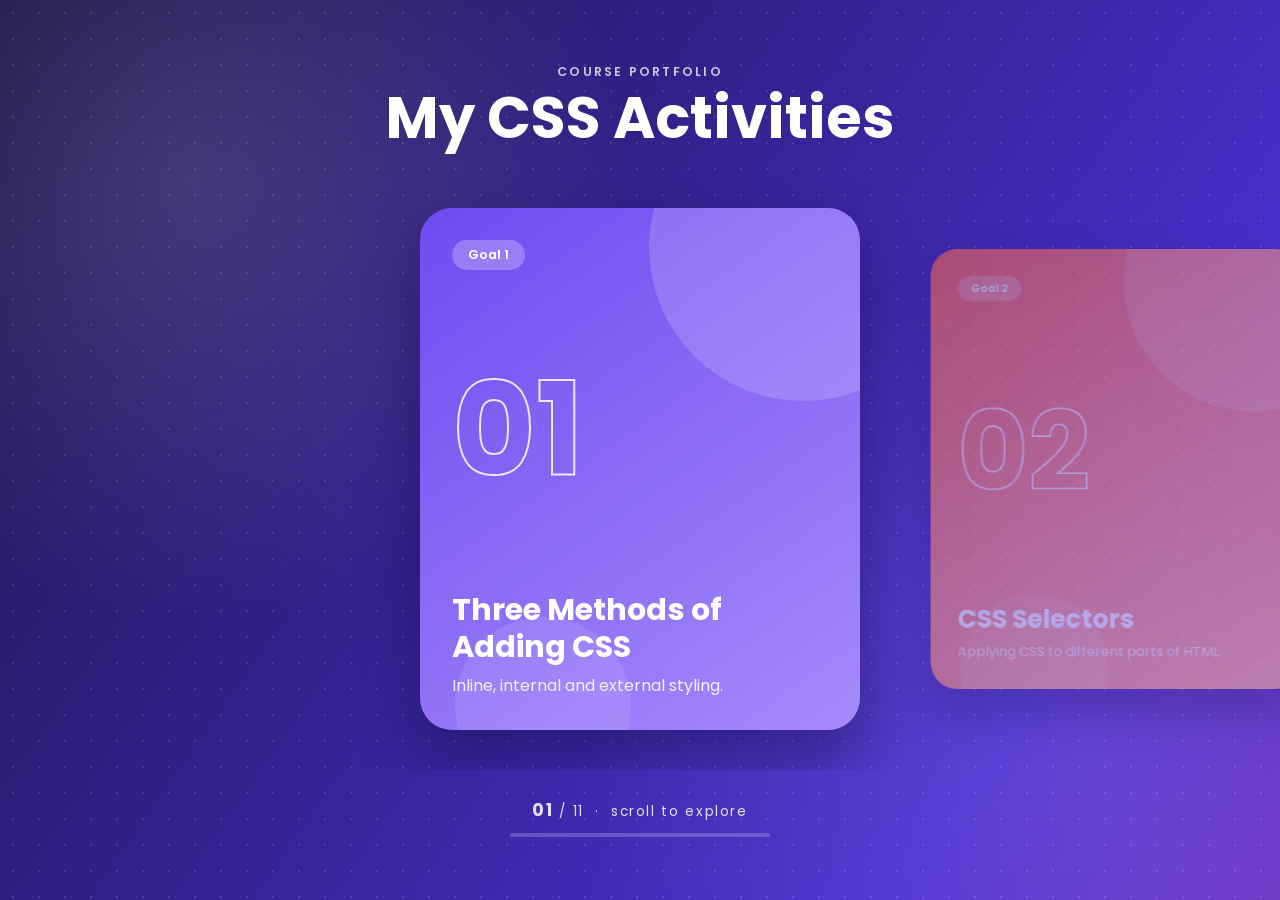
<file: index.html>
<!DOCTYPE html>
<html lang="en">
<head>
  <meta charset="UTF-8">
  <meta name="viewport" content="width=device-width, initial-scale=1.0">
  <title>CSS Activities</title>
  <link rel="preconnect" href="https://fonts.googleapis.com">
  <link rel="preconnect" href="https://fonts.gstatic.com" crossorigin>
  <link href="https://fonts.googleapis.com/css2?family=Poppins:wght@400;500;600;700&display=swap" rel="stylesheet">
  <style>
    * { box-sizing: border-box; margin: 0; padding: 0; }

    html, body { height: 100%; }

    body {
      font-family: 'Poppins', Georgia, serif;
      color: #fff;
      display: flex; flex-direction: column; justify-content: center;
      gap: clamp(14px, 3vh, 32px);
      overflow: hidden;
      background: linear-gradient(125deg, #1a1446, #4b2fd1, #c13ea8, #ff7a59, #4b2fd1, #1a1446);
      background-size: 400% 400%;
      animation: flow 22s ease-in-out infinite;
    }
    body::before { /* soft glow shapes */
      content: ""; position: fixed; inset: 0; pointer-events: none;
      background:
        radial-gradient(circle at 15% 20%, rgba(255,255,255,.14), transparent 35%),
        radial-gradient(circle at 85% 85%, rgba(255,255,255,.10), transparent 40%),
        radial-gradient(rgba(255,255,255,.12) 1px, transparent 1px);
      background-size: auto, auto, 26px 26px;
    }
    @keyframes flow { 0%, 100% { background-position: 0% 50%; } 50% { background-position: 100% 50%; } }

    header { position: relative; text-align: center; padding: 0 20px; }
    .eyebrow { font-size: .78rem; font-weight: 600; letter-spacing: .18em; text-transform: uppercase; opacity: .75; }
    h1 { font-size: clamp(2rem, 6.5vw, 3.6rem); line-height: 1.1; margin-top: 6px; }

    /* ---------- Flex carousel (scrolls with the mouse wheel) ---------- */
    .viewport {
      position: relative;
      display: flex; align-items: center;
      overflow-x: auto; overflow-y: hidden;
      scrollbar-width: none;
      padding: 30px 0 40px;
    }
    .viewport::-webkit-scrollbar { display: none; }

    .track {
      --w: clamp(280px, 80vw, 440px);
      display: flex; flex: none;
      gap: clamp(16px, 3vw, 36px);
      padding-inline: calc(50vw - var(--w) / 2);
    }

    .card {
      flex: 0 0 var(--w);
      height: clamp(380px, 58vh, 540px);
      position: relative; overflow: hidden;
      display: flex; flex-direction: column; justify-content: space-between;
      padding: clamp(22px, 3vw, 32px);
      border-radius: 32px;
      text-decoration: none; color: #fff;
      background: linear-gradient(145deg, var(--c1), var(--c2));
      box-shadow: 0 30px 60px rgba(10, 6, 40, .35);
      transform: scale(var(--s, .85));
      opacity: var(--o, .6);
      will-change: transform, opacity;
    }
    .card::before, .card::after { content: ""; position: absolute; border-radius: 50%; background: rgba(255,255,255,.16); }
    .card::before { width: 70%; aspect-ratio: 1; top: -22%; right: -22%; }
    .card::after  { width: 40%; aspect-ratio: 1; bottom: -12%; left: 8%; background: rgba(255,255,255,.1); }

    .badge {
      position: relative; align-self: flex-start; z-index: 1;
      background: rgba(255,255,255,.25); backdrop-filter: blur(6px);
      padding: 6px 16px; border-radius: 999px; font-size: .8rem; font-weight: 600;
    }
    .num {
      position: relative; z-index: 1;
      font-size: clamp(5rem, 14vw, 8rem); font-weight: 700; line-height: 1;
      color: transparent; -webkit-text-stroke: 2px rgba(255,255,255,.85);
    }
    .info { position: relative; z-index: 1; }
    .info h2 { font-size: clamp(1.4rem, 3.2vw, 1.9rem); line-height: 1.2; }
    .info p { margin-top: 8px; font-size: clamp(.9rem, 2vw, 1rem); opacity: .88; }

    .status {
      position: relative; text-align: center;
      font-size: .85rem; letter-spacing: .12em; opacity: .85;
    }
    .status b { font-size: 1.1rem; }
    .bar { width: min(260px, 60vw); height: 4px; margin: 10px auto 0; border-radius: 4px; background: rgba(255,255,255,.25); overflow: hidden; }
    .bar i { display: block; height: 100%; width: 0; background: #fff; border-radius: 4px; }

    @media (prefers-reduced-motion: reduce) { body { animation: none; } }
  </style>
</head>
<body>
  <header>
    <div class="eyebrow">Course Portfolio</div>
    <h1>My CSS Activities</h1>
  </header>

  <main class="viewport" id="viewport" aria-label="CSS activities">
    <div class="track" id="track"></div>
  </main>

  <div class="status">
    <span><b id="current">01</b> / <span id="total">11</span> &nbsp;·&nbsp; scroll to explore</span>
    <div class="bar"><i id="fill"></i></div>
  </div>

  <script>
    // ----- Data: Goals 1 to 11, each connected to its file -----
    const goals = [
      { title: "Three Methods of Adding CSS",   desc: "Inline, internal and external styling.",          href: "index_Goal_1.html",  c1: "#6c4cf1", c2: "#a78bfa" },
      { title: "CSS Selectors",                 desc: "Applying CSS to different parts of HTML.",        href: "index_Goal_2.html",  c1: "#ff6a4d", c2: "#ffb199" },
      { title: "Hello World Bars",              desc: "Green and brown bars built with flexbox.",        href: "index_Goal_3.html",  c1: "#0f9d6e", c2: "#6ee7b7" },
      { title: "Important CSS Properties",      desc: "Color, font size, weight, family and alignment.", href: "index_Goal_4.html",  c1: "#2563eb", c2: "#7dd3fc" },
      { title: "Box Model Diagram",             desc: "Margin, border and padding in action.",           href: "index_Goal_5.html",  c1: "#f59e0b", c2: "#fde047" },
      { title: "Nested Padding Diagram",        desc: "Boxes inside boxes, spaced with padding.",        href: "index_Goal_6.html",  c1: "#9333ea", c2: "#f0abfc" },
      { title: "Combining CSS Selectors",       desc: "A to-do list styled with combined selectors.",    href: "index_Goal_7.html",  c1: "#0d9488", c2: "#5eead4" },
      { title: "Positioning",                   desc: "A rectangle with a circle, placed absolutely.",   href: "index_Goal_8.html",  c1: "#e11d48", c2: "#fda4af" },
      { title: "CSS Display (Row)",             desc: "Placing blocks side by side.",                    href: "index_Goal_9.html",  c1: "#0284c7", c2: "#67e8f9" },
      { title: "CSS Display (Column)",          desc: "Stacking blocks vertically.",                     href: "index_Goal_10.html", c1: "#dc2626", c2: "#fb923c" },
      { title: "CatCSS and DogCSS",             desc: "Floating images and text, then clearing.",        href: "index_Goal_11.html", c1: "#db2777", c2: "#f9a8d4" }
    ];

    const viewport = document.getElementById('viewport');
    const track = document.getElementById('track');
    const current = document.getElementById('current');
    const fill = document.getElementById('fill');
    document.getElementById('total').textContent = String(goals.length).padStart(2, '0');

    // ----- Build the cards -----
    goals.forEach((g, i) => {
      const a = document.createElement('a');
      a.className = 'card';
      a.href = g.href;
      a.style.setProperty('--c1', g.c1);
      a.style.setProperty('--c2', g.c2);
      a.innerHTML = `
        <span class="badge">Goal ${i + 1}</span>
        <span class="num">${String(i + 1).padStart(2, '0')}</span>
        <div class="info"><h2>${g.title}</h2><p>${g.desc}</p></div>`;
      track.appendChild(a);
    });
    const cards = [...track.children];

    // ----- Smooth mouse-wheel scrolling -----
    let target = 0, animating = false, snapTimer;
    const maxScroll = () => viewport.scrollWidth - viewport.clientWidth;
    const clamp = v => Math.max(0, Math.min(maxScroll(), v));
    const centerOf = c => c.offsetLeft + c.offsetWidth / 2 - viewport.clientWidth / 2;

    function animate() {
      animating = true;
      const diff = target - viewport.scrollLeft;
      if (Math.abs(diff) < 0.5) { viewport.scrollLeft = target; animating = false; return; }
      viewport.scrollLeft += diff * 0.13;
      requestAnimationFrame(animate);
    }
    function go(v) { target = clamp(v); if (!animating) animate(); }

    function snap() {
      let best = cards[0];
      cards.forEach(c => { if (Math.abs(centerOf(c) - viewport.scrollLeft) < Math.abs(centerOf(best) - viewport.scrollLeft)) best = c; });
      go(centerOf(best));
    }
    const snapLater = () => { clearTimeout(snapTimer); snapTimer = setTimeout(snap, 170); };

    // Vertical wheel movement scrolls the cards sideways
    window.addEventListener('wheel', e => {
      e.preventDefault();
      const d = Math.abs(e.deltaY) >= Math.abs(e.deltaX) ? e.deltaY : e.deltaX;
      go((animating ? target : viewport.scrollLeft) + d * 2.2);
      snapLater();
    }, { passive: false });

    // Touch swipes and keyboard arrows still work
    viewport.addEventListener('scroll', () => { if (!animating) { target = viewport.scrollLeft; snapLater(); } update(); }, { passive: true });
    document.addEventListener('keydown', e => {
      const i = cards.findIndex(c => Math.abs(centerOf(c) - target) < 5);
      if (e.key === 'ArrowRight') go(centerOf(cards[Math.min(cards.length - 1, (i < 0 ? 0 : i) + 1)]));
      if (e.key === 'ArrowLeft')  go(centerOf(cards[Math.max(0, (i < 0 ? 0 : i) - 1)]));
    });

    // ----- Focus effect: cards near the centre grow and brighten -----
    function update() {
      const mid = viewport.scrollLeft + viewport.clientWidth / 2;
      let nearest = 0, best = Infinity;
      cards.forEach((c, i) => {
        const dist = Math.abs(c.offsetLeft + c.offsetWidth / 2 - mid);
        const t = Math.min(dist / (c.offsetWidth * 1.1), 1);
        c.style.setProperty('--s', (1 - t * 0.16).toFixed(3));
        c.style.setProperty('--o', (1 - t * 0.45).toFixed(3));
        if (dist < best) { best = dist; nearest = i; }
      });
      current.textContent = String(nearest + 1).padStart(2, '0');
      const max = maxScroll();
      fill.style.width = (max ? (viewport.scrollLeft / max) * 100 : 0) + '%';
    }
    window.addEventListener('resize', () => { target = clamp(target); update(); });
    document.fonts && document.fonts.ready.then(update);
    update();
  </script>
</body>
</html>
</file>
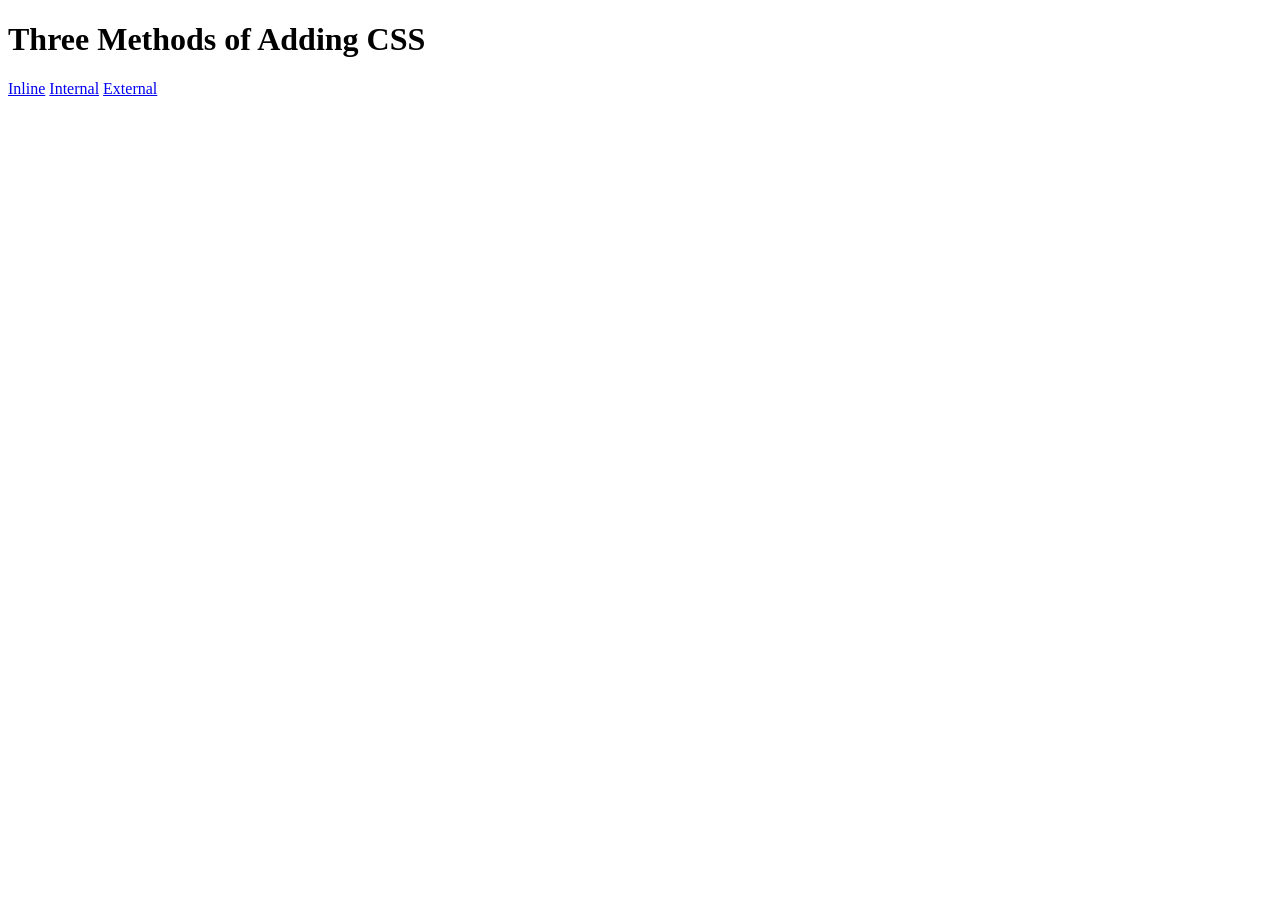
<file: index_Goal_1.html>
<!DOCTYPE html>
<html lang="en">
<head>
    <meta charset="UTF-8">
    <meta name="viewport" content="width=device-width, initial-scale=1.0">
    <title>Document</title>
</head>
<body>
    <h1>Three Methods of Adding CSS</h1>
    <nav>
        <a href="inline.html">Inline</a>
        <a href="Internal.html">Internal</a>
        <a href="external.html">External</a>
    </nav>
</body>
</html>
</file>
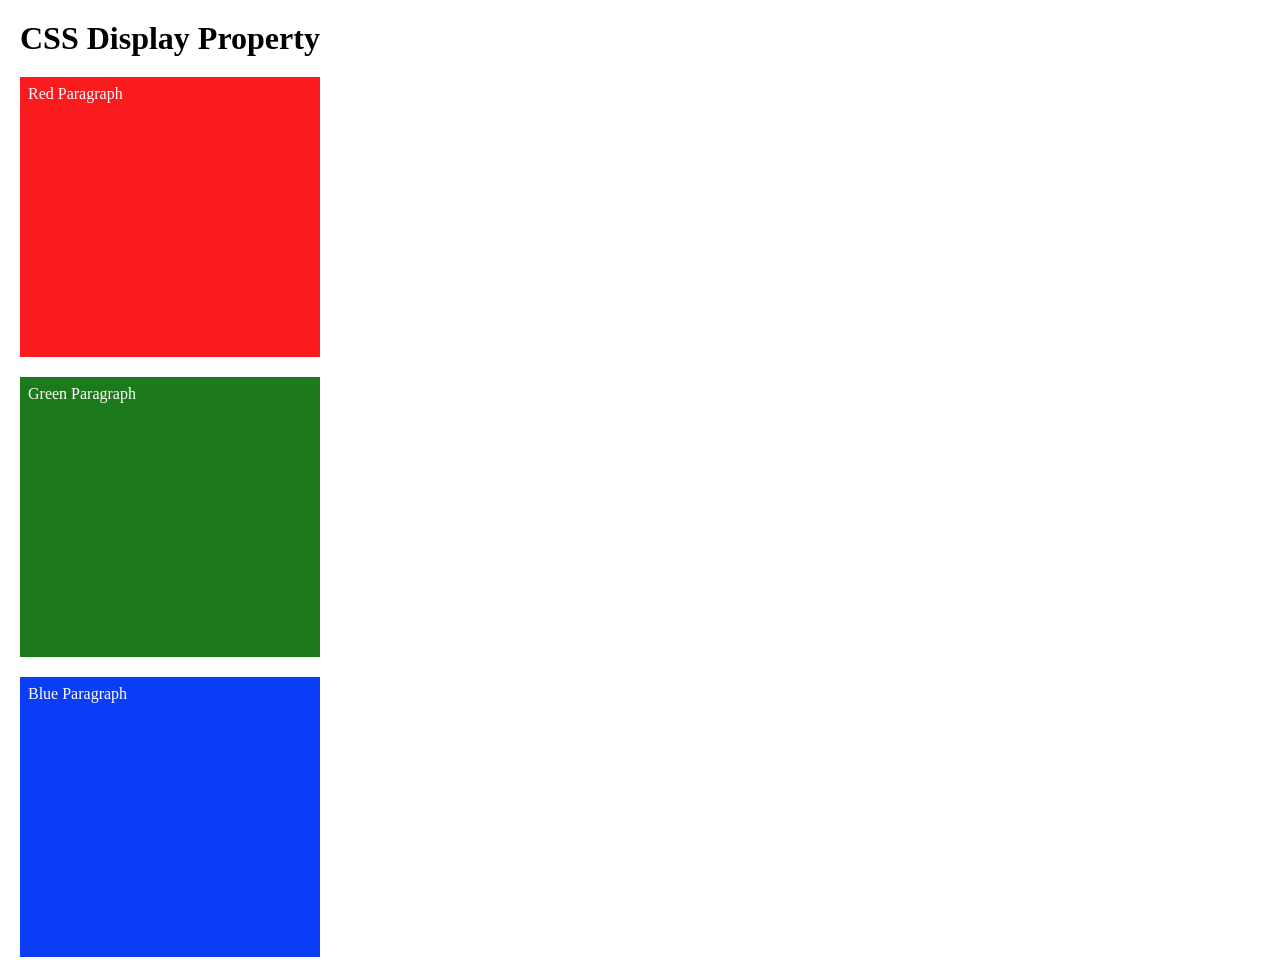
<file: index_Goal_10.html>
<!DOCTYPE html>
<html lang="en">
<head>
<meta charset="UTF-8">
<meta name="viewport" content="width=device-width, initial-scale=1">
<title>CSS Display Property</title>
<style>
  * {
    box-sizing: border-box;
  }

  body {
    background-color: white;
    margin: 0;
    padding: 20px;
    font-family: Georgia, 'Times New Roman', serif;
  }

  h1 {
    font-size: clamp(24px, 4vw, 32px);
    font-weight: bold;
    margin: 0 0 20px 0;
  }

  .container {
    display: flex;
    flex-direction: column;
    max-width: 300px;
  }

  .box {
    display: block;
    width: 100%;
    height: 280px;
    color: white;
    padding: 8px;
    font-size: 16px;
    margin-bottom: 20px;
  }

  .box:last-child {
    margin-bottom: 0;
  }

  .red {
    background-color: #f91b1e;
  }

  .green {
    background-color: #1c7a1c;
  }

  .blue {
    background-color: #0a3df5;
  }
</style>
</head>
<body>

  <h1>CSS Display Property</h1>

  <div class="container">
    <div class="box red">Red Paragraph</div>
    <div class="box green">Green Paragraph</div>
    <div class="box blue">Blue Paragraph</div>
  </div>

</body>
</html>
</file>
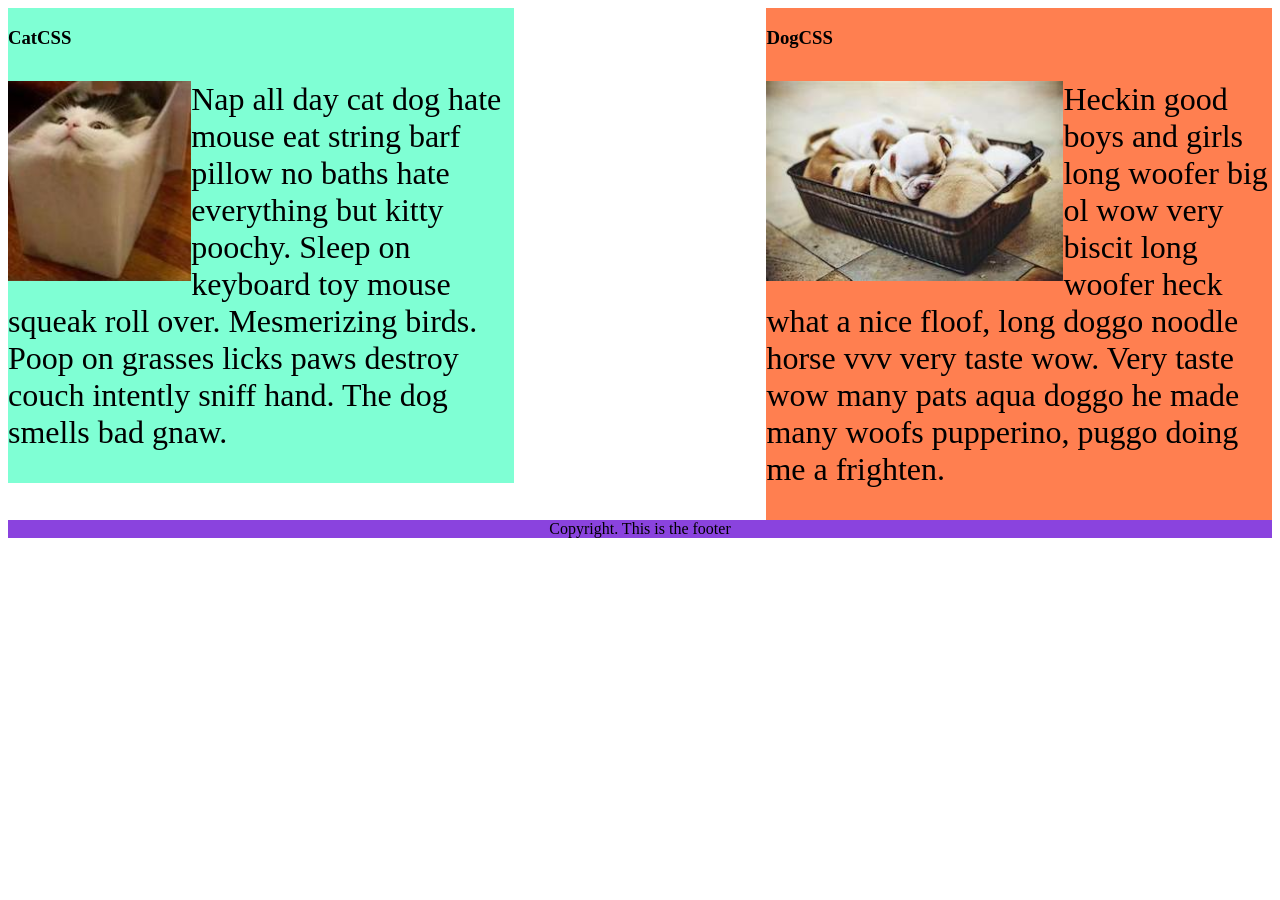
<file: index_Goal_11.html>
<!DOCTYPE html>
<html lang="en">

<head>
  <meta charset="UTF-8">
  <title>CatCSS and DogCSS</title>
  <style>
    .cat,
    .dog {
      width: 40%;
    }

    .cat {
      float: left;
      background-color: aquamarine;
    }

    .dog {
      float: right;
      background-color: coral;
    }

    p {
      font-size: 32px;
    }

    img {
      float: left;
      height: 200px;
    }

    footer {
      clear: both;
      text-align: center;
      background-color: #8a43de;
    }
  </style>
</head>

<body>
  <div class="cat">
    <h3>CatCSS</h3>
    <p>
      <img src="cat.jpeg" alt="A cat sitting in a plastic box">
      Nap all day cat dog hate mouse eat string barf pillow no baths hate everything but kitty poochy. Sleep on keyboard toy mouse squeak roll over. Mesmerizing birds. Poop on grasses licks paws destroy couch intently sniff hand. The dog smells bad gnaw.
    </p>
  </div>

  <div class="dog">
    <h3>DogCSS</h3>
    <p>
      <img src="dog.jpeg" alt="Puppies sleeping in a basket">
      Heckin good boys and girls long woofer big ol wow very biscit long woofer heck what a nice floof, long doggo noodle horse vvv very taste wow. Very taste wow many pats aqua doggo he made many woofs pupperino, puggo doing me a frighten.
    </p>
  </div>

  <footer>Copyright. This is the footer</footer>
</body>

</html>
</file>
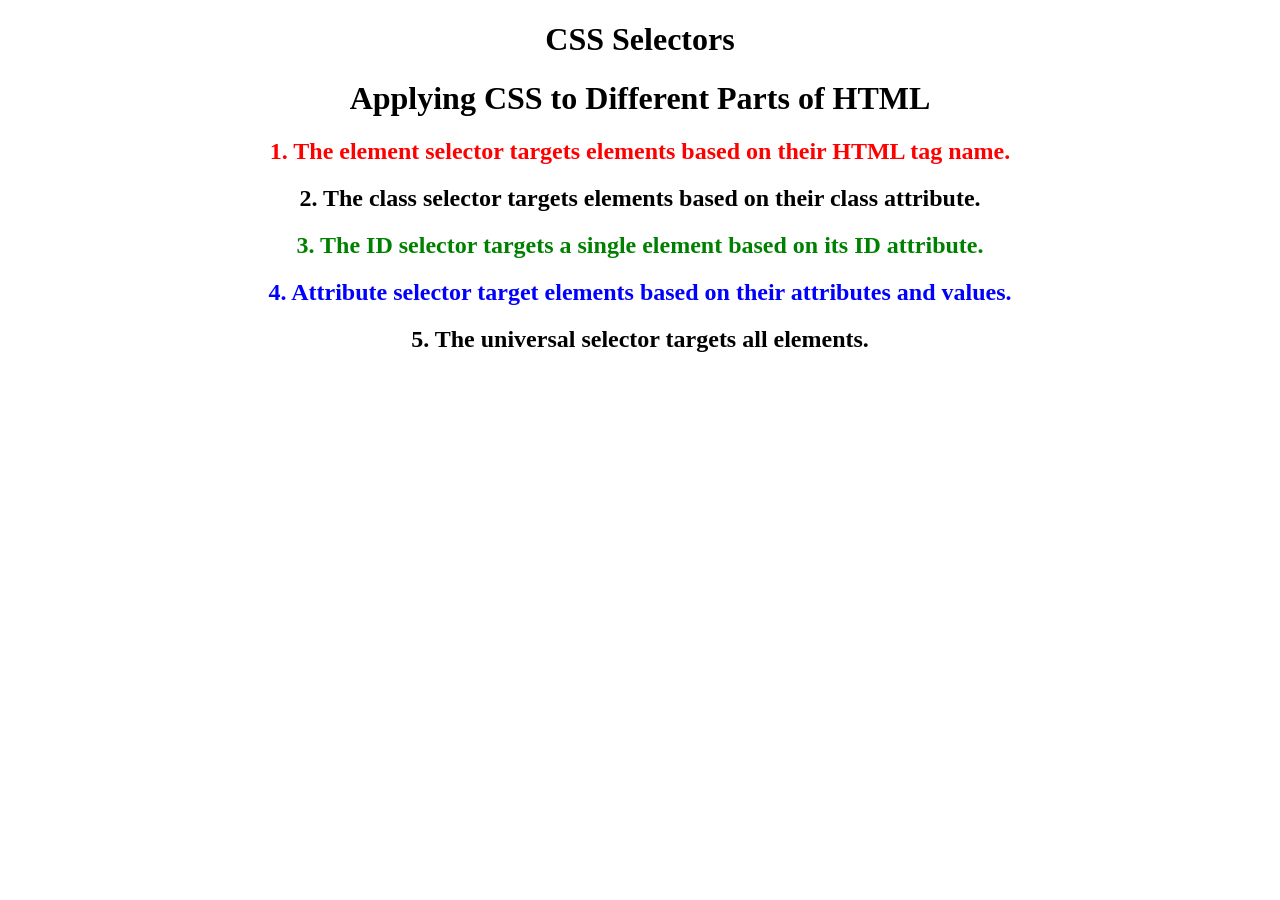
<file: index_Goal_2.html>
<!DOCTYPE html>
<html lang="en">
<head>
    <meta charset="UTF-8">
    <meta name="viewport" content="width=device-width, initial-scale=1.0">
    <title>Document</title>
    <style>
        h2 {
            text-align: center;
        }
    </style>
</head>
<body>
    <h1 style="text-align: center;">CSS Selectors</h1>
    <h1 style="text-align: center;">Applying CSS to Different Parts of HTML</h1>

    <h2 style="color: red;">1. The element selector targets elements based on their HTML tag name.</h2>
    <h2>2. The class selector targets elements based on their class attribute.</h2>
    <h2 style="color: green;">3. The ID selector targets a single element based on its ID attribute.</h2>
    <h2 style="color: blue;">4. Attribute selector target elements based on their attributes and values.</h2>
    <h2>5. The universal selector targets all elements.</h2>


</body>
</html>
</file>
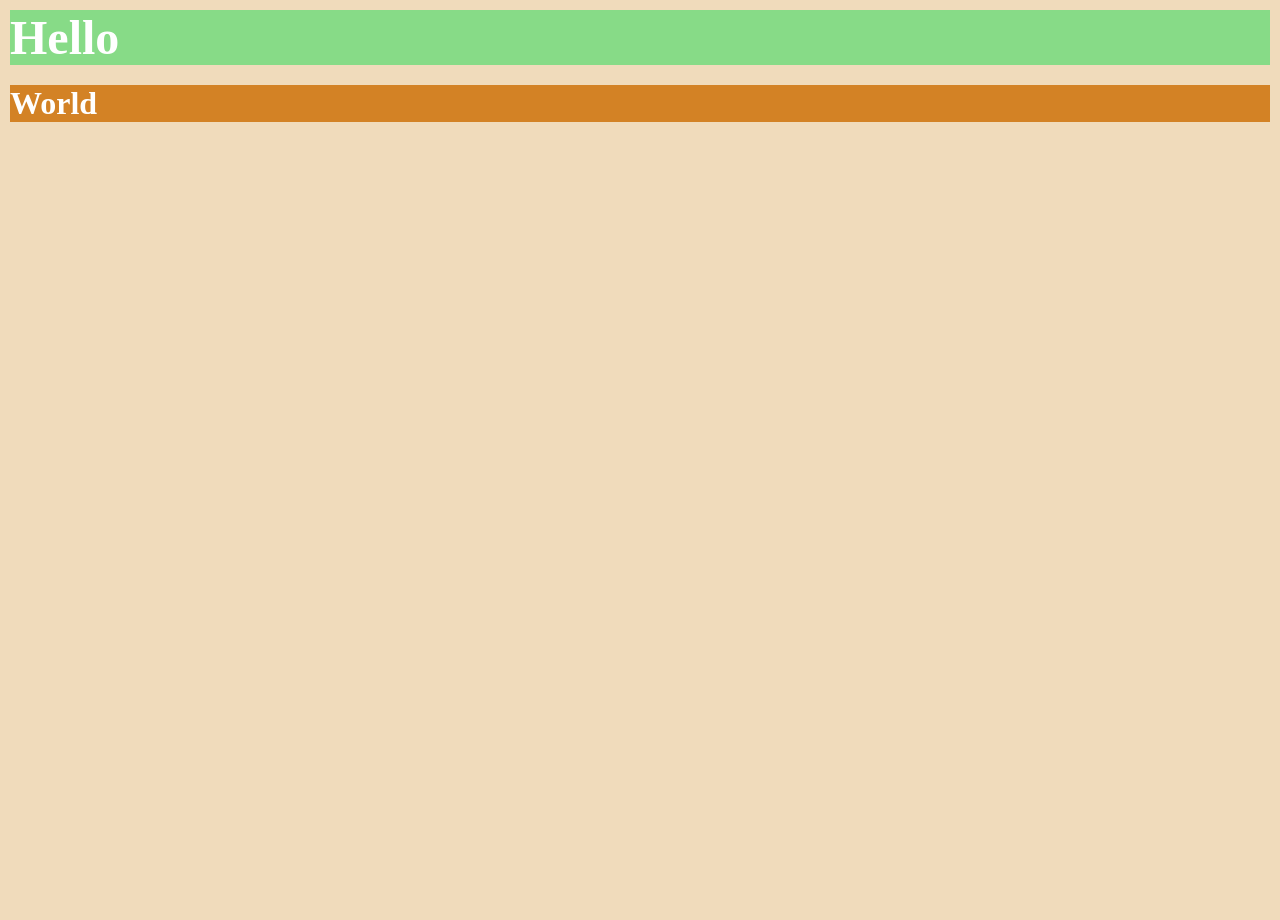
<file: index_Goal_3.html>
<!DOCTYPE html>
<html lang="en">
<head>
    <meta charset="UTF-8">
    <meta name="viewport" content="width=device-width, initial-scale=1.0">
    <title>Document</title>
    <style>
        * {
            margin: 0;
            padding: 0;
            box-sizing: border-box;
        }

        body {
            background-color:rgb(240, 219, 187);
            display: flex;
            flex-direction: column;
            justify-content: flex-start;
            align-items: flex-start;
            min-height: 100vh;
            padding:auto;
            gap: 20px;
            margin: 10px 10px;
        

        }
        .green-bar {
            background-color: rgb(135, 219, 135);
            width: 100%;  
            padding: auto;
            color: white;
            font-family: Georgia, 'Times New Roman', Times, serif;
            font-size: 3rem;
            font-weight: bold;
            
        }
        .brown-bar {
            background-color: rgb(211, 130, 37);
            width: 100%;
            padding:auto;
            color: white;
            font-family: Georgia, 'Times New Roman', Times, serif;
            font-size: 2rem;
            font-weight: bold;
        }
        
    </style>
</head>
<body>
    <div class="green-bar">Hello</div>
    <div class="brown-bar">World</div> 

</body>
</html>
</file>
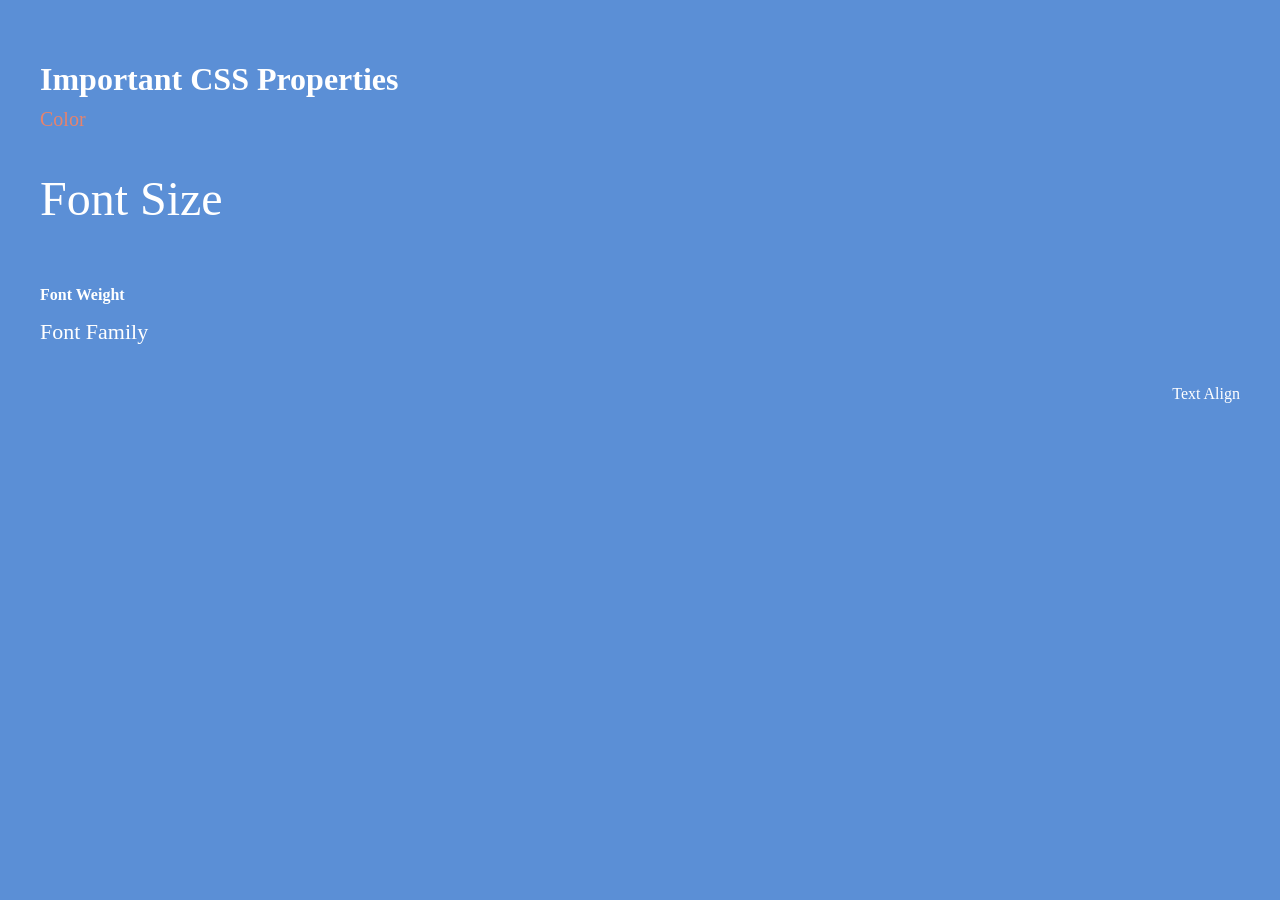
<file: index_Goal_4.html>
<!DOCTYPE html>
<html lang="en">
<head>
<meta charset="UTF-8">
<title>Important CSS Properties</title>
<link href="https://fonts.googleapis.com/css2?family=Shantell+Sans:ital,wght@0,400;1,400&display=swap" rel="stylesheet">
<style>
  body {
    background-color: #5b8fd6;
    color: white;
    font-family: Georgia, 'Times New Roman', serif;
    padding: 40px;
    margin: 0;
    height: 100vh;
    box-sizing: border-box;
  }

  h1 {
    font-size: 32px;
    font-weight: bold;
    margin-bottom: 10px;
  }

  .color-label {
    color: #e8836b;
    font-size: 20px;
    margin-bottom: 40px;
  }

  .font-size-label {
    font-size: 48px;
    font-weight: normal;
    margin-bottom: 60px;
  }

  .font-weight-label {
    font-weight: bold;
    font-size: 16px;
    margin-bottom: 15px;
  }

  .font-family-label {
    font-family: 'Bradley Hand', 'Segoe Print', 'Comic Sans MS', cursive;
    font-size: 22px;
    margin-bottom: 40px;
  }

  .text-align-label {
    font-size: 16px;
    text-align: right;
  }
</style>
</head>
<body>

  <h1>Important CSS Properties</h1>
  <div class="color-label">Color</div>
  <div class="font-size-label">Font Size</div>
  <div class="font-weight-label">Font Weight</div>
  <div class="font-family-label">Font Family</div>
  <div class="text-align-label">Text Align</div>

</body>
</html>
</file>
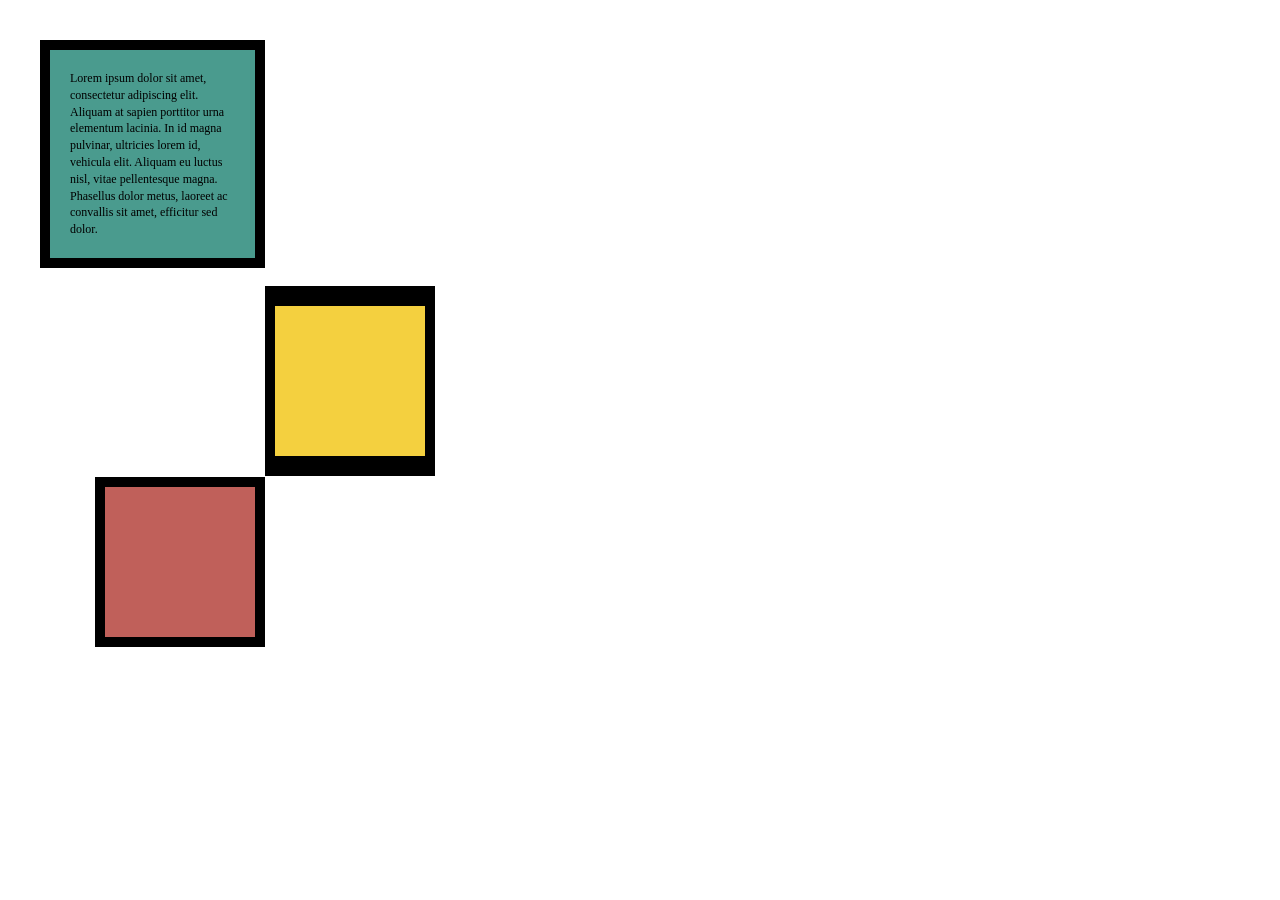
<file: index_Goal_5.html>
<!DOCTYPE html>
<html lang="en">
<head>
<meta charset="UTF-8">
<title>Box Model Diagram</title>
<style>
  body {
    background-color: white;
    margin: 0;
    padding: 40px;
    font-family: Georgia, 'Times New Roman', serif;
  }

  .diagram {
    position: relative;
    width: 500px;
    height: 550px;
  }

  /* Teal text box */
  .text-box {
    position: absolute;
    width: 225px;
    background-color: #4a9b8e;
    color: black;
    font-size: 12px;
    line-height: 1.4;
    padding: 20px;
    border: 2px solid black;
    box-sizing: border-box;
    border-top: 10px solid black;
    border-bottom: 10px solid black;
    border-left: 10px solid black;
    border-right: 10px solid black;
  }

  /* Yellow box with border */
  .yellow-box {
    position: absolute;
    top: 246px;
    left: 225px;
    width: 150px;
    height: 150px;
    background-color: #f4d03f;
    border-top: 20px solid black;
    border-bottom: 20px solid black;
    border-left: 10px solid black;
    border-right: 10px solid black;
    box-sizing: content-box;
  }

  /* Red box with border, touching yellow box corner-to-corner */
  .red-box {
    position: absolute;
    top: 437px;
    left: 55px;
    width: 150px;
    height: 150px;
    background-color: #c0605a;
    border: 10px solid black;
    box-sizing: content-box;
  }
</style>
</head>
<body>

  <div class="diagram">
    <div class="text-box">
      Lorem ipsum dolor sit amet, consectetur adipiscing elit. Aliquam at sapien porttitor urna elementum lacinia. In id magna pulvinar, ultricies lorem id, vehicula elit. Aliquam eu luctus nisl, vitae pellentesque magna. Phasellus dolor metus, laoreet ac convallis sit amet, efficitur sed dolor.
    </div>

    <div class="yellow-box"></div>
    <div class="red-box"></div>
  </div>

</body>
</html>
</file>
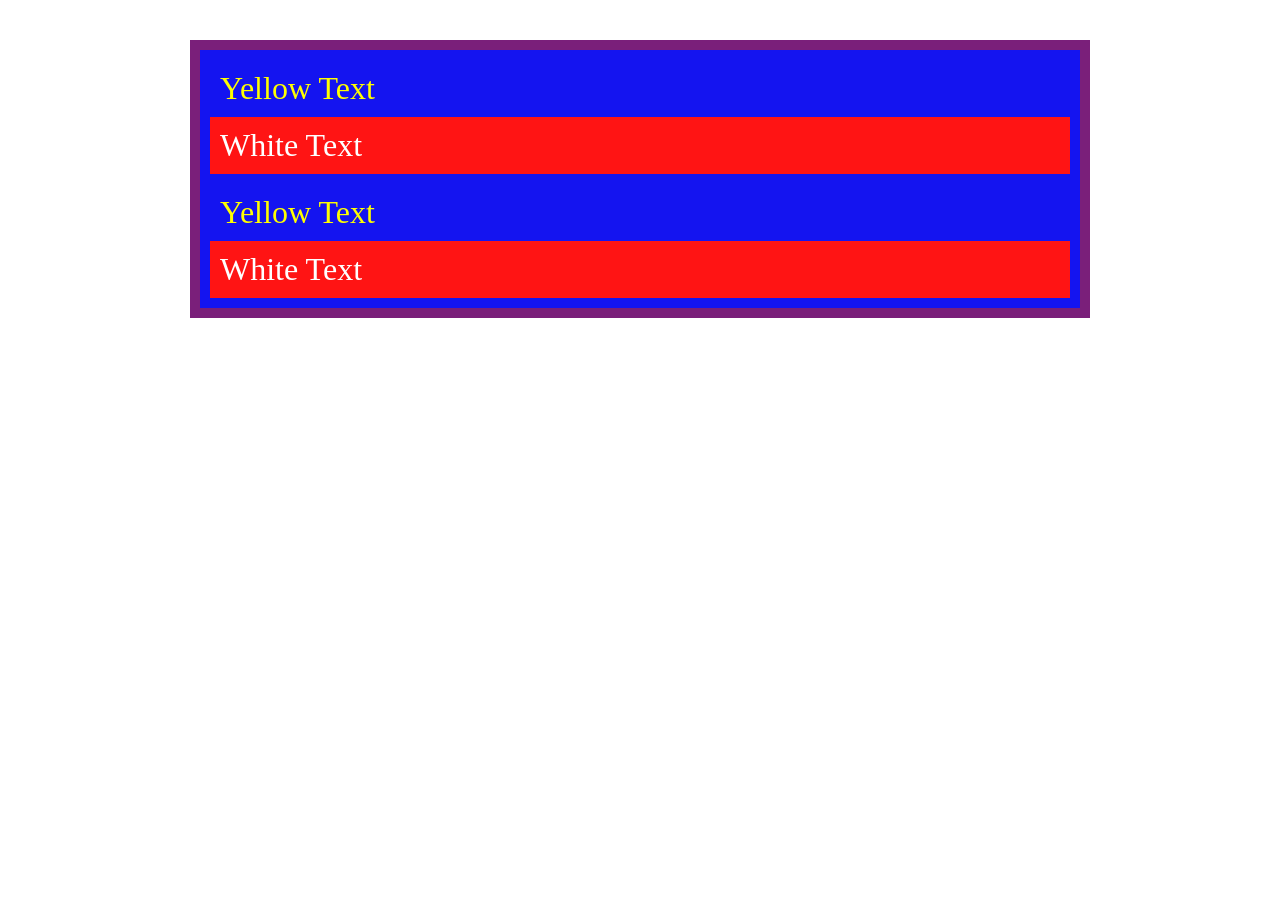
<file: index_Goal_6.html>
<!DOCTYPE html>
<html lang="en">
<head>
<meta charset="UTF-8">
<meta name="viewport" content="width=device-width, initial-scale=1, viewport-fit=cover">
<title>Nested Padding Diagram</title>
<style>
  * {
    box-sizing: border-box;
  }

  body {
    background-color: white;
    margin: 0;
    padding: clamp(12px, 4vw, 40px);
    font-family: Georgia, 'Times New Roman', serif;
  }

  .purple-box {
    background-color: #7a1f7a;
    padding: clamp(6px, 1.5vw, 10px);
    width: 100%;
    max-width: 900px;
    margin: 0 auto;
  }

  .blue-box {
    background-color: #1414f0;
    padding: clamp(6px, 1.5vw, 10px);
    width: 100%;
  }

  .yellow-text {
    color: yellow;
    font-size: clamp(16px, 4vw, 32px);
    padding: clamp(6px, 1.5vw, 10px);
    word-wrap: break-word;
  }

  .red-box {
    background-color: #ff1414;
    padding: clamp(6px, 1.5vw, 10px);
    margin-bottom: clamp(6px, 1.5vw, 10px);
    width: 100%;
  }

  .red-box:last-child {
    margin-bottom: 0;
  }

  .white-text {
    color: white;
    font-size: clamp(16px, 4vw, 32px);
    word-wrap: break-word;
  }
</style>
</head>
<body>

  <div class="purple-box">
    <div class="blue-box">

      <div class="yellow-text">Yellow Text</div>
      <div class="red-box">
        <div class="white-text">White Text</div>
      </div>

      <div class="yellow-text">Yellow Text</div>
      <div class="red-box">
        <div class="white-text">White Text</div>
      </div>

    </div>
  </div>

</body>
</html>
</file>
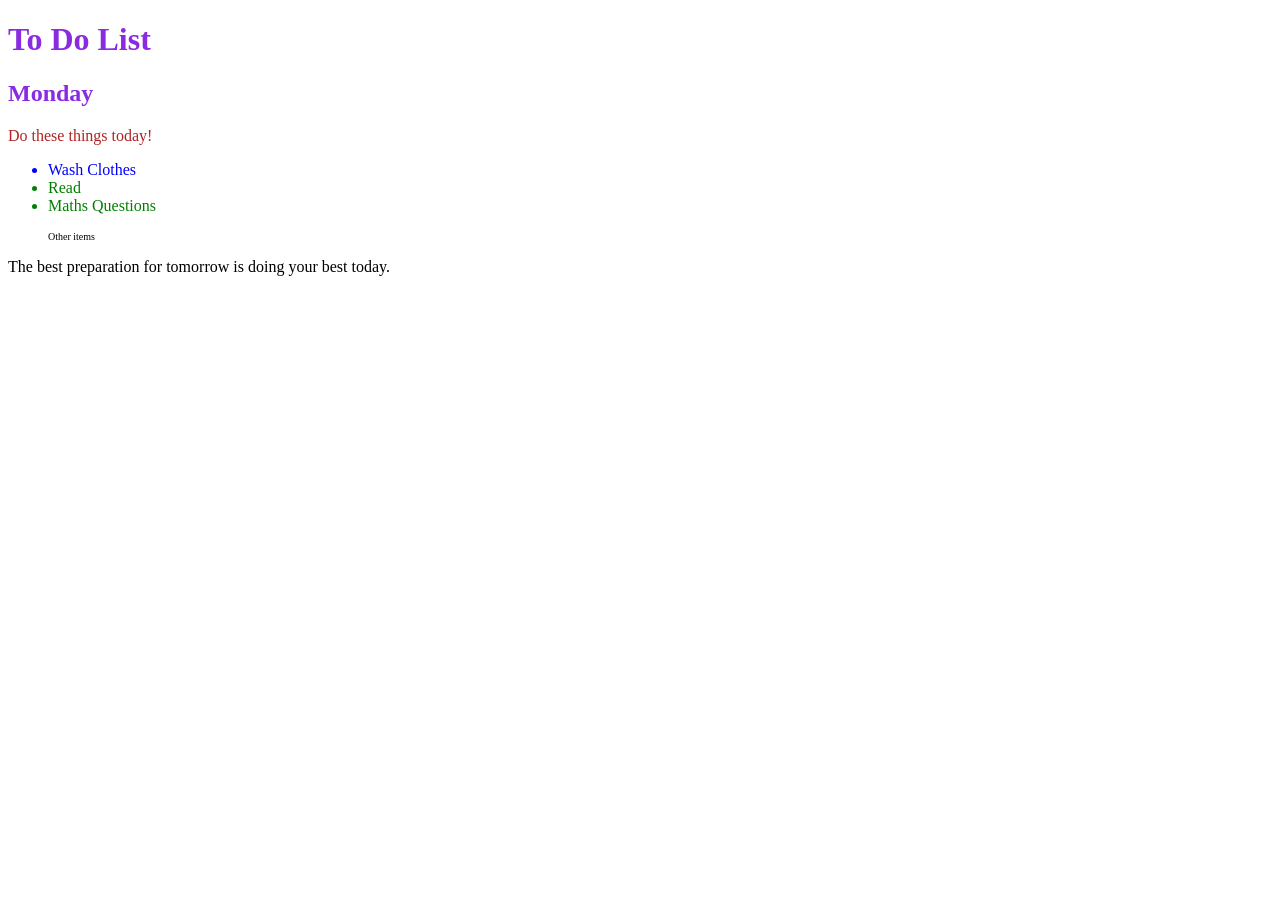
<file: index_Goal_7.html>
<!DOCTYPE html>
<html lang="en">

<head>
  <meta charset="UTF-8">
  <title>Combining CSS Selectors</title>
  <link rel="stylesheet" href="style.css">
  
</head>
<body>  
  <h1>To Do List</h1>
  <h2>Monday</h2>
  <div class="box">
    <p class="done">Do these things today!</p>
    <ul class="list">
      <li>Wash Clothes</li>
      <li class="done">Read</li>
      <li class="done">Maths Questions</li>
    </ul>
  </div>

  <ul>
    <p class="done">Other items</p>
  </ul>
  <p>The best preparation for tomorrow is doing your best today.</p>

</body>

</html>
</file>
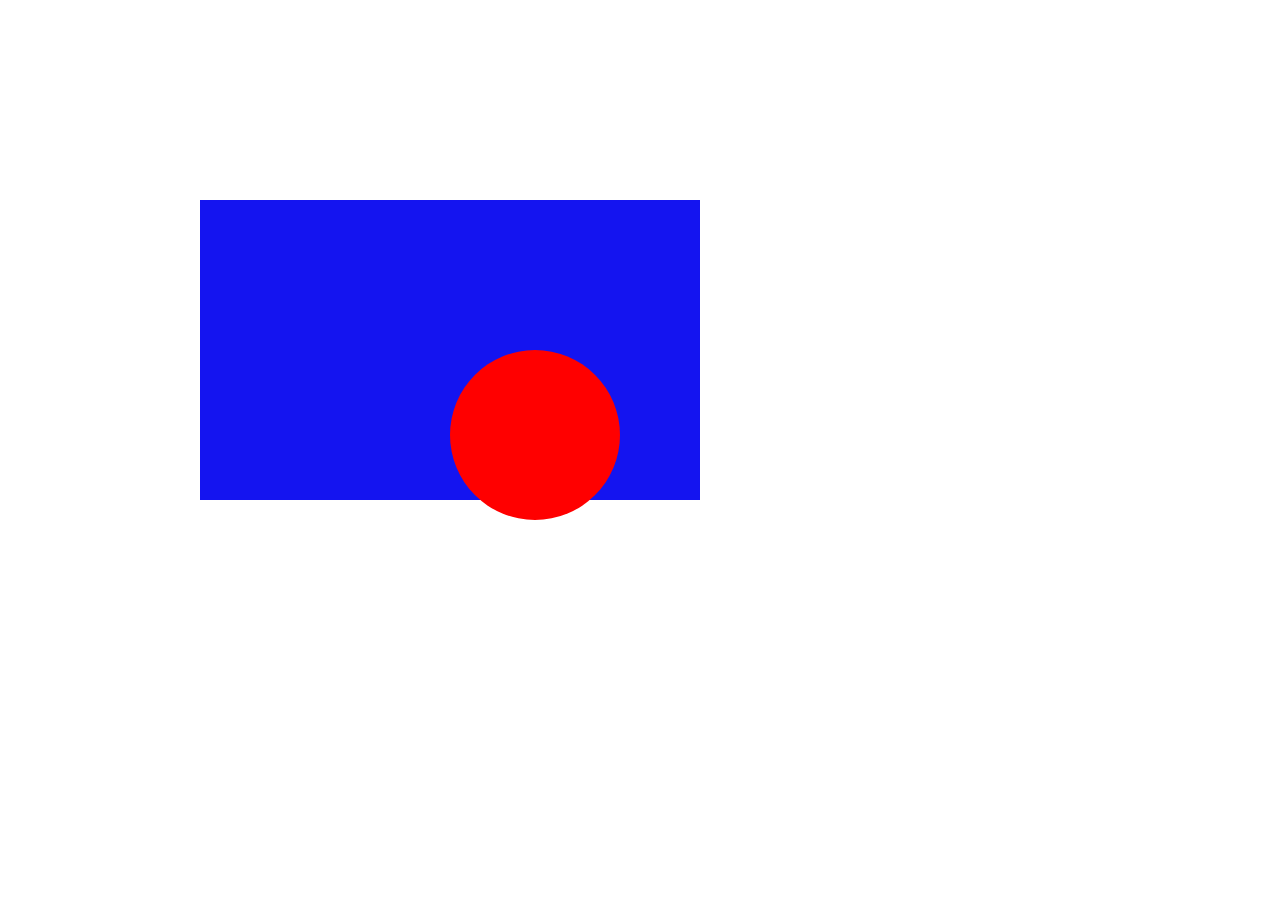
<file: index_Goal_8.html>
<!DOCTYPE html>
<html lang="en">
<head>
<meta charset="UTF-8">
<title>Rectangle with Circle</title>
<style>
  body {
    background-color: white;
    margin: 0;
    font-family: Georgia, 'Times New Roman', serif;
  }
  .canvas {
    position: relative;
    width: 900px;
    height: 700px;
  }
  .rectangle {
    position: absolute;
    top: 200px;
    left: 200px;
    width: 500px;
    height: 300px;
    background-color: #1414f0;
  }
  .circle {
    position: absolute;
    top: 150px;
    left: 250px;
    width: 170px;
    height: 170px;
    background-color: red;
    border-radius: 50%;
  }
</style>
</head>
<body>

  <div class="canvas">
    <div class="rectangle">
      <div class="circle"></div>
    </div>
  </div>

</body>
</html>
</file>
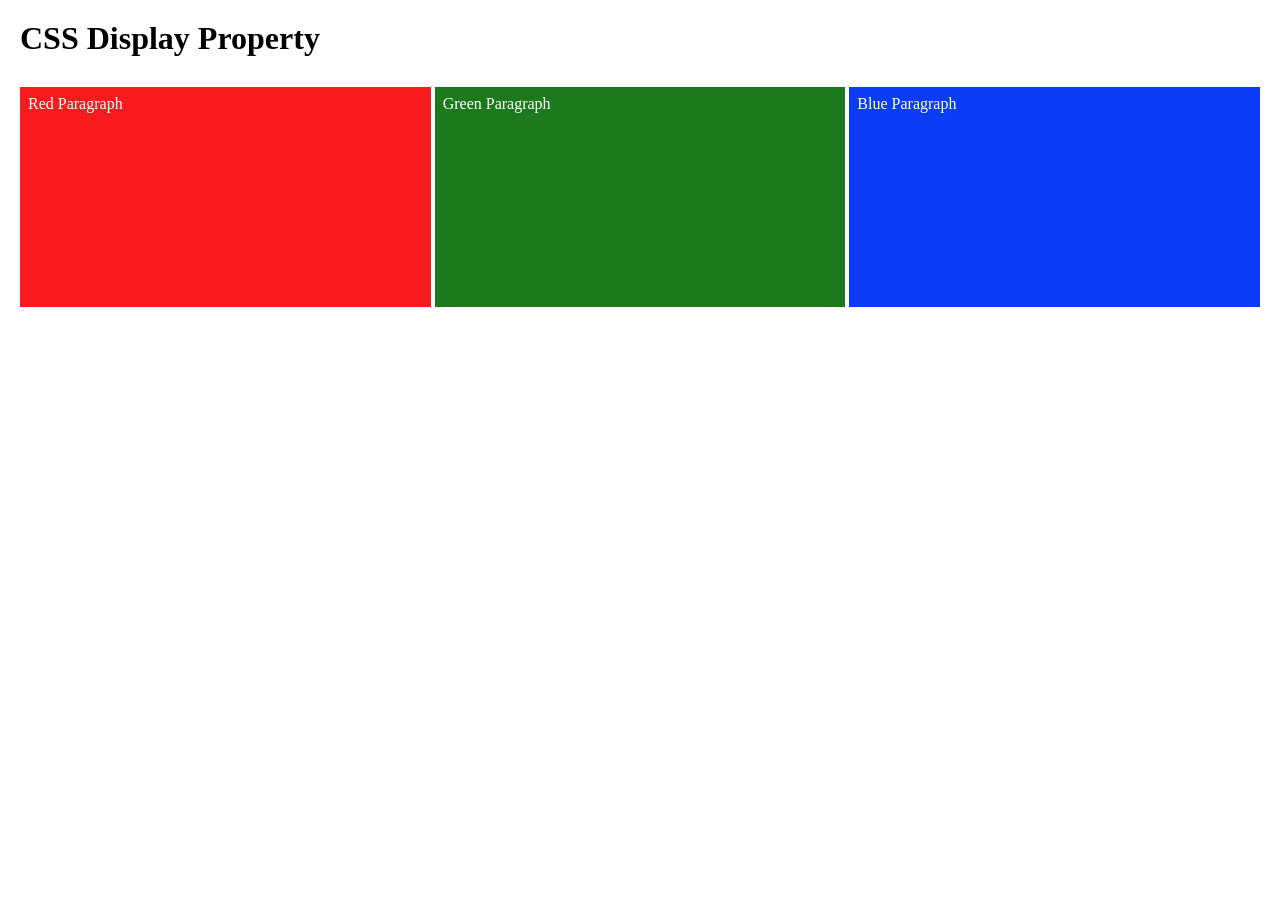
<file: index_Goal_9.html>
<!DOCTYPE html>
<html lang="en">
<head>
<meta charset="UTF-8">
<meta name="viewport" content="width=device-width, initial-scale=1">
<title>CSS Display Property</title>
<style>
  * {
    box-sizing: border-box;
  }

  body {
    background-color: white;
    margin: 0;
    padding: 20px;
    font-family: Georgia, 'Times New Roman', serif;
  }

  h1 {
    font-size: clamp(24px, 4vw, 32px);
    font-weight: bold;
    margin: 0 0 30px 0;
  }

  .container {
    display: flex;
    flex-wrap: wrap;
    gap: 0;
  }

  .box {
    flex: 1 1 0;
    min-width: 200px;
    height: 220px;
    color: white;
    padding: 8px;
    font-size: 16px;
    border: none;
    border-right: 4px solid white;
    margin: 0;
  }

  .box:last-child {
    border-right: none;
  }

  .red {
    background-color: #f91b1e;
  }

  .green {
    background-color: #1c7a1c;
  }

  .blue {
    background-color: #0a3df5;
  }
</style>
</head>
<body>

  <h1>CSS Display Property</h1>

  <div class="container">
    <div class="box red">Red Paragraph</div>
    <div class="box green">Green Paragraph</div>
    <div class="box blue">Blue Paragraph</div>
  </div>

</body>
</html>
</file>
<file: style.css>
h1,
h2 {
  color: blueviolet;
}

.box p.done {
  color: firebrick;
}

.list li {
  color: blue;
}

.list li.done {
  color: green;
}

ul p.done {
  font-size: 10px;
}
</file>
